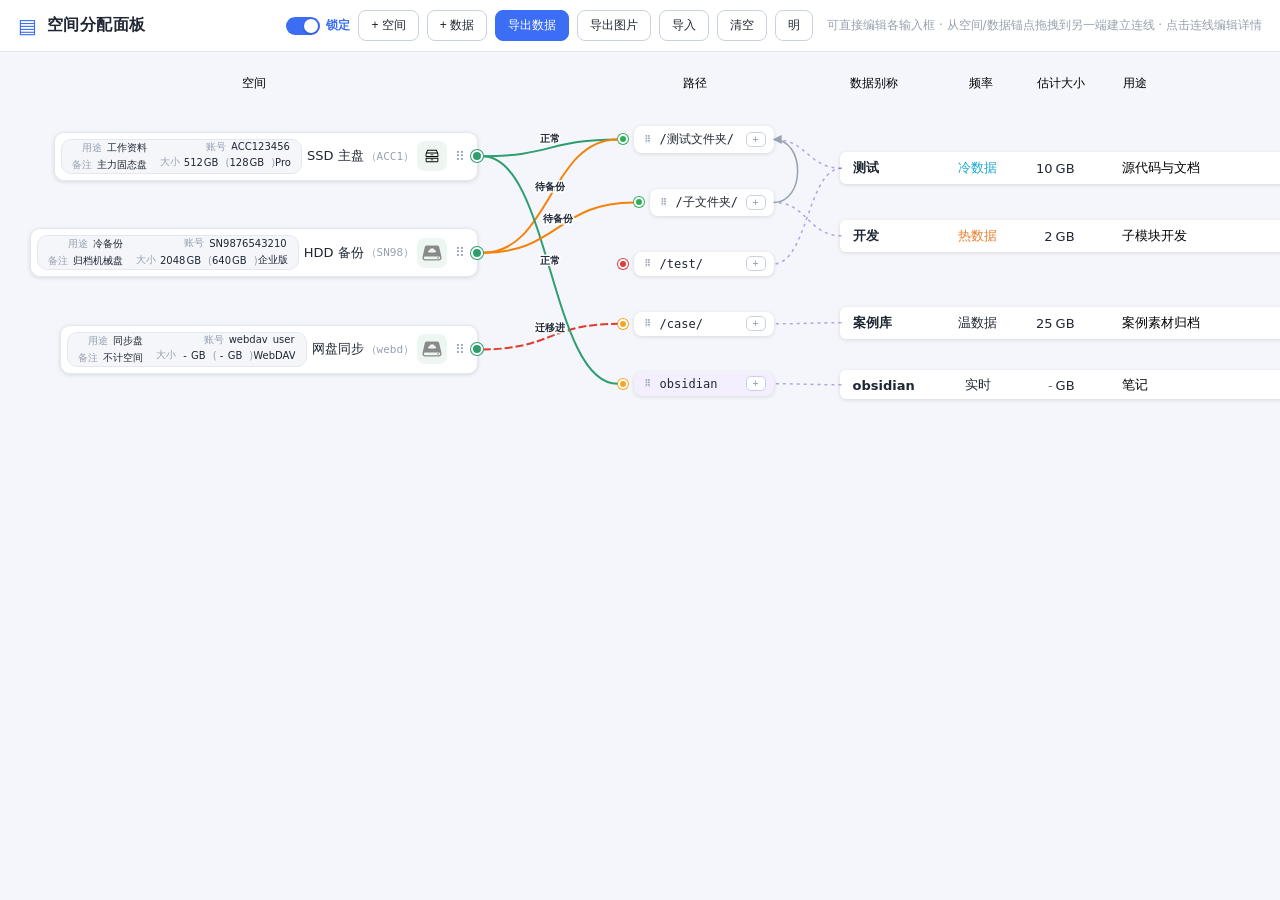
<file: index.html>
<!DOCTYPE html>
<html lang="zh-CN">
<head>
  <meta charset="UTF-8" />
  <meta name="viewport" content="width=device-width, initial-scale=1.0" />
  <title>空间分配面板</title>
  <link rel="stylesheet" href="css/base.css?v=121" />
  <link rel="stylesheet" href="css/layout.css?v=119" />
  <link rel="stylesheet" href="css/space.css?v=119" />
  <link rel="stylesheet" href="css/lanes.css?v=127" />
  <link rel="stylesheet" href="css/data.css?v=121" />
  <link rel="stylesheet" href="css/connections.css?v=119" />
  <link rel="stylesheet" href="css/overlays.css?v=120" />
</head>
<body>
  <header class="topbar">
    <div class="title">
      <span class="logo">▤</span>
      <h1>空间分配面板</h1>
    </div>
    <div class="toolbar">
      <label class="lock-switch" id="lock-switch" title="锁定：双击编辑 / 单击复制　·　解锁：单击编辑 / 不复制">
        <input type="checkbox" id="btn-lock" checked />
        <span class="lock-track"><span class="lock-thumb"></span></span>
        <span class="lock-label" id="lock-label">锁定</span>
      </label>
      <button id="btn-add-space" class="btn">+ 空间</button>
      <button id="btn-add-data" class="btn">+ 数据</button>
      <button id="btn-export" class="btn btn-primary">导出数据</button>
      <button id="btn-export-img" class="btn">导出图片</button>
      <button id="btn-import" class="btn">导入</button>
      <button id="btn-clear" class="btn">清空</button>
      <input type="file" id="file-import" accept="application/json" hidden />
      <button id="btn-theme" class="btn" title="切换明/暗主题">明</button>
      <span class="hint">可直接编辑各输入框 · 从空间/数据锚点拖拽到另一端建立连线 · 点击连线编辑详情</span>
    </div>
  </header>

  <main class="panel-scroll">
    <div class="panel" id="panel">
    <svg class="link-layer" id="link-layer" xmlns="http://www.w3.org/2000/svg"></svg>

    <section class="group group-left">
      <div class="group-body" id="left-body"></div>
    </section>

    <section class="group group-right">
      <div class="group-body" id="right-body"></div>
    </section>
  </div>
  </main>

  <script src="js/snapdom.js?v=1"></script>
  <script src="js/state.js?v=121"></script>
  <script src="js/utils.js?v=126"></script>
  <script src="js/render.js?v=147"></script>
  <script src="js/connections.js?v=123"></script>
  <script src="js/data-ops.js?v=137"></script>
  <script src="js/events.js?v=159"></script>
  <script src="js/main.js?v=120"></script>
</body>
</html>
</file>
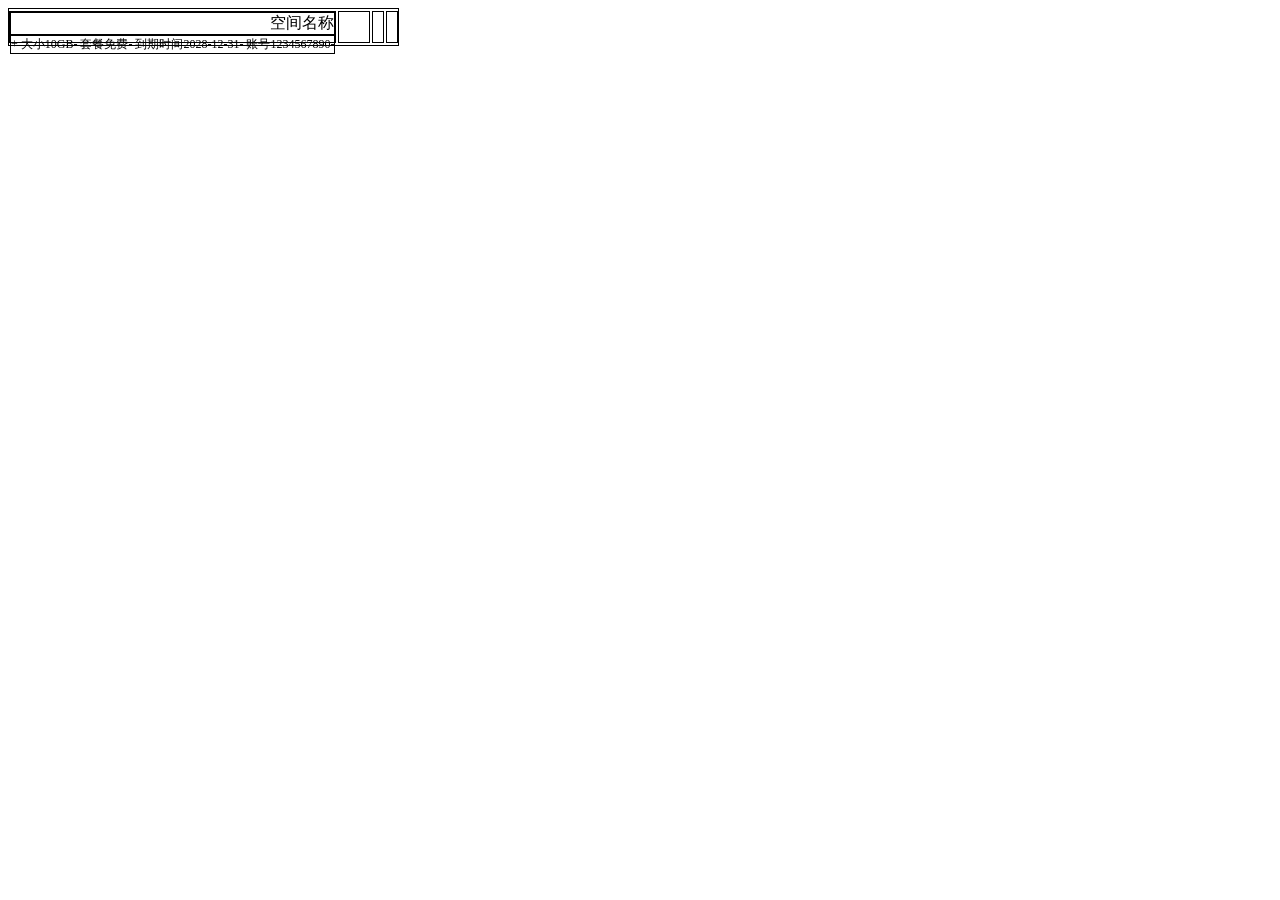
<file: layout.html>
<!DOCTYPE html>
<html lang="zh-CN">
<head>
    <meta charset="UTF-8">
    <meta name="viewport" content="width=device-width, initial-scale=1.0">
    <title>新的[空间]布局示意（未启用）</title>
    <style>
        div {
            border: 1px solid black;
        }
    </style>
</head>
<body>
    <!-- 本文档只示意各个元素的相对位置，不含实际内容、样式、绝对位置 -->
    <div class="space-box" style="width: fit-content; height: 36px; position: relative; display: flex; gap:2px; justify-content: space-between; align-items: center;">
        <div class="space-meta" style="height: 30px; position: relative; flex: 1; text-align: right;">
            <div class="sapce-name" style="font-size: 16px;">空间名称</div>
            <div class="space-info" style="font-size: 12px;">
                <span>+</span>
                <span>大小<span>10</span><span>GB</span><span>-</span></span>
                <span>套餐<span>免费</span><span>-</span></span>
                <span>到期时间<span>2028-12-31</span><span>-</span></span>
                <span>账号<span>1234567890</span><span>-</span>

            </div>
        </div>
        <div class="space-icon" style="width: 30px; height: 30px; position: relative; ">
            <!-- 空间图标 -->
        </div>
        <div class="grip" style="width: 10px; height: 30px; position: relative;">
            <!-- 拖拽手柄 -->
        </div>
        <div class="space-anchor" style="width: 10px; height: 30px; position: relative;">
            <!-- 空间锚点 -->
        </div>
    </div>
</body>
</html>
</file>
<file: css/base.css>
:root {
  --bg: #f4f6fb;
  --panel-bg: #ffffff;
  --ink: #1f2733;
  --ink-soft: #5b6675;
  --ink-faint: #97a1b0;
  --line: #e3e8f0;
  --line-strong: #c9d2e0;
  --brand: #3b6ef5;
  --brand-soft: #eaf0ff;
  --space: #2f9e6f;
  --data: #6b54d6;
  --normal: #2f9e6f;
  --pending: #f5820a;
  --move-out: #9aa4b2;
  --move-in: #e23b2e;
  --shadow: 0 2px 10px rgba(28, 40, 70, .08);
  --shadow-lg: 0 8px 30px rgba(28, 40, 70, .18);
  --radius: 12px;
}

* { box-sizing: border-box; }

html, body {
  margin: 0;
  height: 100%;
  background: var(--bg);
  color: var(--ink);
  font-family: "Segoe UI", "PingFang SC", "Microsoft YaHei", system-ui, sans-serif;
  font-size: 13px;
}
body { display: flex; flex-direction: column; }

/* ---------- 顶栏 ---------- */
.topbar {
  display: flex;
  align-items: center;
  justify-content: space-between;
  padding: 10px 18px;
  background: var(--panel-bg);
  border-bottom: 1px solid var(--line);
  flex-wrap: wrap;
  gap: 8px;
}
.title { display: flex; align-items: center; gap: 10px; }
.title .logo { color: var(--brand); font-size: 20px; }
.title h1 { font-size: 16px; margin: 0; letter-spacing: .5px; }
.toolbar { display: flex; align-items: center; gap: 8px; flex-wrap: wrap; }
.hint { color: var(--ink-faint); font-size: 12px; margin-left: 6px; }

.btn {
  border: 1px solid var(--line-strong);
  background: #fff;
  color: var(--ink);
  padding: 6px 12px;
  border-radius: 8px;
  cursor: pointer;
  font-size: 12px;
  transition: .15s;
}
.btn:hover { border-color: var(--brand); color: var(--brand); }
.btn-primary { background: var(--brand); border-color: var(--brand); color: #fff; }
.btn-primary:hover { background: #2f5fe0; color: #fff; }
.btn-danger { color: var(--move-out); border-color: #fb4838; }
.btn-danger:hover { background: var(--move-out); color: #fff; border-color: var(--move-out); }

/* ---------- 锁定开关 ---------- */
.lock-switch { display: inline-flex; align-items: center; gap: 6px; cursor: pointer; user-select: none; font-size: 12px; color: var(--ink-soft); }
.lock-switch input { display: none; }
.lock-track { position: relative; width: 34px; height: 18px; border-radius: 999px; background: var(--line-strong); transition: background .15s; flex: none; }
.lock-thumb { position: absolute; top: 2px; left: 2px; width: 14px; height: 14px; border-radius: 50%; background: #fff; box-shadow: 0 1px 3px rgba(0,0,0,.25); transition: left .15s; }
.lock-switch input:checked + .lock-track { background: var(--brand); }
.lock-switch input:checked + .lock-track .lock-thumb { left: 18px; }
.lock-label { min-width: 24px; }
.lock-switch input:checked ~ .lock-label { color: var(--brand); font-weight: 600; }
html.dark .lock-thumb { background: #e6eaf2; }

/* ============================================================
 * 暗色主题（在 <html> 上加 .dark：变量需挂在 html 上，
 * 否则 html 自身背景仍走浅色变量）
 * ============================================================ */
html.dark {
  --bg: #15181e;
  --panel-bg: #1d212a;
  --ink: #e6e9ef;
  --ink-soft: #aab2c0;
  --ink-faint: #707888;
  --line: #2a2f3a;
  --line-strong: #3a4150;
  --brand: #6ea0ff;
  --brand-soft: #1c2a47;
  --shadow: 0 2px 10px rgba(0, 0, 0, .45);
  --shadow-lg: 0 8px 30px rgba(0, 0, 0, .6);
}

/* 主要表面：按钮 / 卡片 / 面板 */
html.dark .btn:not(.btn-primary):not(.btn-danger) { background: #232833; }
html.dark .rec-frame { background: #20242d; }
html.dark .path-node { background: #20242d; }
html.dark .path-node.is-app,
html.dark .path-node.is-leaf { background: #2c2742; }
html.dark .path-node:hover { background: #262b36; }
html.dark .path-node .path-input:focus,
html.dark .path-node.is-leaf .path-input:focus { background: #2a2f3a; border-color: var(--brand); }
html.dark .alias-node .inline-edit:focus { background: #2a2f3a; }
html.dark .row[data-space-row] { background: #20242d; border-color: var(--line-strong); }
html.dark .space-info { background: #232833; border-color: var(--line-strong); }
html.dark .space-icon { background: #2a2f3a; }

/* 数据单元格 / 增删小按钮 */
html.dark .data-cell:hover { background: #242a34; }
html.dark .data-del { background: #2a2f3a; }
html.dark .path-add-sib,
html.dark .rec-add-sib,
html.dark .path-app-btn { background: #2a2f3a; color: var(--ink-soft); }
html.dark .path-add-sib:hover,
html.dark .rec-add-sib:hover { background: var(--brand-soft); color: var(--brand); }
html.dark .path-add-sub:hover,
html.dark .path-add:hover { background: #2c3340; }
html.dark .reorder-ghost { background: #2a2f3a; }

/* 浮层：右键菜单 / 图标菜单 / 下拉 / 连线编辑 */
html.dark .ctx-menu { background: #232833; }
html.dark .ctx-item:hover { background: #2c3340; }
html.dark .ctx-item.active { background: #1c2a47; }
html.dark .ctx-item.danger:hover,
html.dark .ctx-item.armed { background: #3a2326; }
html.dark .icon-cell:hover { background: #2c3340; }
html.dark .icon-cell.active { background: #1c2a47; }
html.dark .icon-add:hover { background: #1c2a47; }
html.dark .dd { background: #232833; }
html.dark .conn-editor { background: #232833; }
html.dark .conn-editor .ce-row select,
html.dark .conn-editor .ce-row input { background: #2a2f3a; }

/* 写死的黑色列头文字 → 暗色 */
html.dark .col-head-cell { color: var(--ink-soft); }

/* 白色描边 / 连线标签在暗色下改为暗色 */
html.dark .data-anchor { border-color: var(--panel-bg); }
html.dark .space-anchor { border-color: var(--panel-bg); }
html.dark .link-label { fill: var(--ink); stroke: var(--bg); }

/* 列头文字（写死 black）→ 暗色 */
html.dark .lane-head { color: var(--ink-soft); }

/* 输入框 / 多行文本 通用白底 → 暗色 */
html.dark input.inline-edit,
html.dark textarea.inline-edit { background: #20242d; color: var(--ink); }
html.dark .path-tools { background: #232833; }
html.dark .path-parent-sel { background: #2a2f3a; color: var(--ink); }
</file>
<file: css/layout.css>
/* ---------- 面板 ---------- */
.panel-scroll {
  flex: 1 1 auto;
  overflow: auto;
  min-height: 0;
}
.panel {
  position: relative;
  display: flex;
  gap: 0;
  padding: 18px;
  width: max-content;
  margin: 0 auto;   /* 画布窗口水平居中；内容超出视口时 auto 外边距归零并允许横向滚动 */
  align-items: flex-start;
}

.group {
  border-radius: var(--radius);
  display: flex;
  flex-direction: column;
  overflow: hidden;
}
.group-left { flex: 0 0 auto; }
.group-right { flex: 0 0 auto; margin-left: 120px; }

.group-body { display: flex; flex-direction: column; flex: 1 1 auto; }
/* 列头样式统一为右列（lane-head）风格：无背景、26px、细实线下边框、淡色文字 */
.col-head-row { display: flex; }
.col-head-cell {
  height: 26px;
  display: flex; align-items: center; justify-content: center;
  padding: 0 10px;
  font-size: 12px;
  /* color: var(--ink-faint); */
  color: black;
  white-space: nowrap;
  width: 100%;
}
/* 列头/泳道头对齐方式 */
.align-right  { text-align: right;  justify-content: flex-end; }
.align-center { text-align: center; justify-content: center; }
.align-left   { text-align: left;   justify-content: flex-start; padding-left: 8px; }

.rows {
  flex: 0 0 auto;
  display: flex;
  flex-direction: column;
  justify-content: space-around;
  gap: 4px;   /* 相邻「空间信息-空间」条目之间的最小间距 */
  padding: 14px 12px;
}

/* 合并后的“空间”列：行即单列；内部“空间信息 + 空间节点”保持并排布局，右对齐、宽度自适应（不设固定宽度） */
.subcol-path { flex: 0 0 auto; width: max-content; }
.subcol-alias { flex: 0 0 auto; width: max-content; }
.subcol-freq { flex: 0 0 auto; width: max-content; }
.subcol-size { flex: 0 0 auto; width: max-content; }
.subcol-purpose { flex: 0 0 auto; width: 200px; justify-content: flex-start; }
.subcol-structure { flex: 0 0 auto; width: max-content; }

.row { display: flex; align-items: stretch; }
.row > .cell { flex: 0 0 auto; }
.row > .cell:last-child { border-right: none; }
.cell.subcol-structure { flex: 0 0 auto; }
/* 空间行作为卡片：背景 / 阴影 / 边框移到 row，而非 space-node；
   行即单列，内部“空间信息 + 空间节点”并排、右对齐、宽度自适应（不设固定宽度） */
.row[data-space-row] {
  background: var(--panel-bg);
  border: 1px solid var(--line);
  border-radius: 10px;
  box-shadow: 0 1px 4px rgba(0, 0, 0, 0.12);
  padding: 6px;
  display: flex;
  align-items: center;
  justify-content: flex-end;
  gap: 0;
  width: max-content;
  align-self: flex-end;
}
</file>
<file: css/space.css>
/* ---------- 空间信息 ---------- */
/* 停用：空间节点与空间信息一起置灰 */
.row[data-space-row].is-disabled .space-node,
.row[data-space-row].is-disabled .space-info { opacity: .45; filter: grayscale(1); }
.space-info {
  text-align: right;
  display: flex;
  flex-direction: row;
  justify-content: flex-end;
  align-items: flex-start;
  gap: 12px;
  padding: 0 10px;
  font-size: 10px;   /* 整体字号减小 2 号（原约 12px） */
  border: 1px solid var(--line);
  background: #f4f6fa;
  border-radius: 10px;
  transition: .15s;
}
.si-col { display: flex; flex-direction: column; gap: 1px; align-items: flex-end; }   /* 空间信息两列布局 */
.space-info:hover { background: #eef1f6; }
.si-account { font-weight: 600; color: var(--ink); }
.si-field { display: flex; align-items: center; gap: 4px; }
.si-field .inline-edit { flex: 0 1 auto; min-width: 10px; max-width: 200px; width: auto; field-sizing: content; padding: 0; }
.si-label { flex: 0 0 auto; color: var(--ink-faint); font-size: 10px; }
.si-combo { display: inline-flex; align-items: center; gap: 0; font-size: 10px; color: var(--ink-soft); }
.si-combo .brk { color: var(--ink-faint); }
.si-combo input.si-pill { width: auto; min-width: 10px; field-sizing: content; text-align: center; padding: 1px 0; border-left: none; border-right: none; }
.si-combo input.si-unit { width: auto; min-width: 10px; field-sizing: content; text-align: center; padding: 1px 0; border-left: none; border-right: none; }
.si-combo .dd-unit { padding: 1px 0; }   /* 单位下拉与相邻 pill 垂直对齐 */
.si-purpose { color: var(--ink-soft); }
.si-remark { color: var(--ink-faint); font-size: 10px; font-style: italic; }
.si-exclude { display: flex; align-items: center; gap: 4px; font-size: 10px; color: var(--ink-soft); cursor: pointer; }
.si-exclude input { width: 14px; height: 14px; }
/* ---------- 空间节点 ---------- */
/* 背景 / 阴影 / 边框已移至 .row[data-space-row]（整行卡片）；此处仅保留布局与交互 */
.space-node {
  display: flex;
  align-items: center;
  padding: 2px 4px;
  position: relative;
  transition: .15s;
  cursor: pointer;
}
.space-icon {
  width: 30px; height: 30px;
  flex: 0 0 30px;
  margin-left: 2px;
  margin-right: 6px;
  border-radius: 8px;
  background: #eef6f1;
  display: flex; align-items: center; justify-content: center;
  overflow: hidden;
  cursor: pointer;
  position: relative;
}
.space-icon svg { width: 20px; height: 20px; }
.space-icon img { width: 100%; height: 100%; object-fit: cover; }
.space-meta { display: flex; flex-direction: row; align-items: center; gap: 0; min-width: 0; }
.space-name { font-weight: 600; flex: 0 1 auto; min-width: 0; }
.space-id { flex: 0 0 auto; font-size: 11px; padding: 0 1px; color: var(--ink-faint); font-family: ui-monospace, monospace; }
.space-anchor {
  position: absolute;
  right: -12px; top: 50%;
  transform: translateY(-50%);
  width: 12px; height: 12px;
  border-radius: 50%;
  background: var(--space);
  border: 2px solid #fff;
  box-shadow: 0 0 0 1px var(--space);
  cursor: crosshair;
  z-index: 3;
}
.space-anchor:hover { transform: translateY(-50%) scale(1.3); }
</file>
<file: css/lanes.css>
/* ---------- 自由泳道图（右栏） ---------- */
.right-canvas { display: flex; align-items: flex-start; position: relative; }
.lane {
  position: relative;
  flex: 0 0 auto;
  padding: 0 6px;
}
.lane:last-child { border-right: none; }
/* 所有列自适应宽度（按内容最宽者撑开，而非固定像素）；路径列额外由 JS 预留 hover 后最宽宽度 */
.lane-path { flex: 0 0 auto; width: max-content; min-width: 0; }
.lane-alias { flex: 0 0 auto; width: max-content; margin-left: 56px; } /* 路径与数据别称之间留一列空白 */
.lane-freq { flex: 0 0 auto; width: max-content; }
.lane-size { flex: 0 0 auto; width: max-content; }
.lane-purpose { flex: 0 0 auto; width: max-content; }   /* 列宽贴合内容：textarea(200) + 两个徽标 + gap + 列内 padding，不写死 200 以免裁掉徽标 */
.lane-structure { flex: 0 0 auto; width: max-content; }
/* 各列水平对齐（仅水平方向，不改动垂直布局） */
.lane-path .path-node { width: 100%; }                       /* 路径：铺满列（含 hover 后宽度） */
.lane-alias .attr-node { text-align: left; }                 /* 数据别称：左对齐 */
/* 每条记录“数据别称/频率/估计大小/用途”四个单元格的整体外框（由 JS 在定位后绘制）：白底 + 阴影，无边框 */
.rec-frame {
  position: absolute;
  background: rgb(255, 255, 255);
  border-radius: 6px;
  box-shadow: 0 1px 4px rgba(0, 0, 0, 0.12);
  pointer-events: none;
  transition: background .15s, box-shadow .15s;
}
/* 弱化：hover 时非关联记录的白卡背景与阴影淡出，露出底色 */
.rec-frame.faded { background: transparent; box-shadow: none; }
.lane-freq .dd { justify-content: center; }                  /* 频率：水平居中 */
.lane-freq .dd .dd-val { text-align: center; }
/* 频率按值着色：冷数据=冰蓝，热数据=暖橙 */
.lane-freq .dd[data-freq="冷数据"] .dd-val { color: #1ba6d4; }
.lane-freq .dd[data-freq="热数据"] .dd-val { color: #ef7d2e; }
.lane-purpose textarea.inline-edit { text-align: left; }    /* 用途：左对齐 */
.lane-size .attr-node { text-align: right; }                  /* 估计大小：右对齐 */
.lane-size .size-row { justify-content: flex-end; }           /* 数值+单位整体靠右（列被拉宽时仍右对齐） */
/* 用途列：限宽 200px 并自动换行 */
.lane-purpose .attr-node { width: 100%; }
.lane-purpose textarea.inline-edit {
  flex: 1 1 200px; width: auto; min-width: 0; max-width: none;   /* 填满列（默认基宽 200px），拖拽调列宽时跟随伸缩 */
  min-height: 1.8em; resize: none; box-sizing: border-box; field-sizing: content;  /* 高度随内容自动增长（不再钉死成默认 ~2 行）；宽度由 flex 基宽 200px 控制，不横向自适应 */
  white-space: pre-wrap; overflow-wrap: anywhere; word-break: break-word;
  line-height: 1.4;
}
.lane-head {
  height: 26px; display: flex; align-items: center; justify-content: center;
  font-size: 12px; color: black;
  margin-bottom: 8px; position: relative;
}
/* 泳道头对齐（覆盖 lane-head 默认的居中，确保左/右对齐生效） */
.lane-head.align-right  { justify-content: flex-end; }
.lane-head.align-center { justify-content: center; }
.lane-head.align-left   { justify-content: flex-start; }
/* 路径泳道头左缘的“左右分组间距”拖拽手柄：默认隐藏，鼠标靠近（lane-head hover）显示 */
.lane-move {
  position: absolute; left: 2px; top: 50%; transform: translateY(-50%);
  cursor: ew-resize; color: var(--ink-faint);
  opacity: 0; font-size: 13px; line-height: 1; user-select: none; touch-action: none;
}
.lane-head:hover .lane-move { opacity: 1; }
.lane-move:active,
.lane-move.dragging { opacity: 1; color: var(--brand); }
.path-stack { display: flex; flex-direction: column; gap: 14px; position: relative; padding-left: 18px; }
.attr-stack { position: relative; }
/* 数据排序手柄：位于路径列左侧留白处、与路径节点同高（top 由 JS 设置） */
.grip-float { position: absolute; left: 0; top: 0; }
.attr-node {
  position: absolute; left: 0; right: 0;
  transform: translateY(-50%);
}
.alias-node {
  display: flex; align-items: center; gap: 4px;
  background: transparent; border-radius: 8px;
  padding: 3px 8px;
}
.alias-node .inline-edit {
  padding: 1px 2px;
  font-weight: 600;
}
.alias-node .inline-edit:focus { border-color: var(--brand); background: #fff; }

/* 长按拖动排序手柄与预览 */
.grip { cursor: grab; color: var(--ink-faint); user-select: none; font-size: 13px; line-height: 1; padding: 0 2px; align-self: center; touch-action: none; }
.space-node .grip { margin-left: auto; }   /* 在节点内右对齐 */
.grip:hover { color: var(--brand); }
.grip:active { cursor: grabbing; }
.reorder-ghost { opacity: .9; background: #fff; border: 1px solid var(--brand); border-radius: 8px; box-shadow: var(--shadow-lg); }
.reordering { opacity: .3; }
/* 拖拽时的流内落点占位框：插入文档流，把后续元素挤开，清晰显示最终落点 */
.reorder-gap {
  box-sizing: border-box; width: 100%; margin: 2px 0;
  border: 2px dashed var(--brand); background: rgba(99, 102, 241, 0.14);
  border-radius: 8px; display: flex; align-items: center; justify-content: center;
  color: var(--brand); font-size: 12px; font-weight: 600; letter-spacing: .5px;
  pointer-events: none;
}
/* 被拖拽的原始元素：拖拽期间置灰，与跟随光标的浮影区分 */
.dragging-ghost { opacity: .3; }

/* 强调 / 弱化（路径节点与聚合属性节点） */
.path-node.faded, .attr-node.faded { opacity: .25; filter: saturate(.4); }
.path-node.active { outline: 2px solid var(--brand); outline-offset: 2px; }
.attr-node.active { outline: 2px solid var(--brand); outline-offset: 2px; border-radius: 8px; }

/* 泳道间“新增自定义属性”插入符：默认隐藏，hover 显示 + */
.lane-inserter {
  flex: 0 0 auto; width: 18px; align-self: stretch;
  position: relative;
  display: flex; flex-direction: column; align-items: center;
}
.inserter-head {
  height: 26px; display: flex; align-items: center; justify-content: center;
  margin-bottom: 8px;
}
.inserter-add {
  border: none; background: transparent; cursor: pointer;
  width: 18px; height: 18px; border-radius: 50%;
  font-size: 16px; line-height: 1; color: var(--brand);
  display: flex; align-items: center; justify-content: center;
  opacity: 0; transition: opacity .12s, background .12s;
}
.lane-inserter:hover .inserter-add { opacity: 1; }
.inserter-add:hover { background: rgba(99, 102, 241, .14); }
/* 用户自定义属性列 */
.lane-custom .attr-node { text-align: left; }
.custom-attr-head { width: 100%; }
.custom-attr-name {
  border-color: transparent; background: transparent; padding: 1px 4px;
  font-weight: 600; text-align: center; max-width: 160px;
}
.custom-attr-name:focus { border-color: var(--brand); background: #fff; }
/* 自定义属性列对齐（列头与值单元格统一） */
/* 列头容器跟随泳道对齐（覆盖 .lane-head 默认的居中 justify-content） */
.lane-custom.align-left .custom-attr-head { justify-content: flex-start; }
.lane-custom.align-center .custom-attr-head { justify-content: center; }
.lane-custom.align-right .custom-attr-head { justify-content: flex-end; }
/* 值单元格输入框铺满，text-align 才表示内容对齐而非占位宽度 */
.lane-custom .attr-node .inline-edit { width: 100%; box-sizing: border-box; }
.lane-custom.align-left .custom-attr-name,
.lane-custom.align-left .attr-node .inline-edit { text-align: left; }
.lane-custom.align-center .custom-attr-name,
.lane-custom.align-center .attr-node .inline-edit { text-align: center; }
.lane-custom.align-right .custom-attr-name,
.lane-custom.align-right .attr-node .inline-edit { text-align: right; }
/* 列宽调整控件：位于 + 号下方，按住左右拖动调整其左侧列宽（光标为水平调整） */
.inserter-resize {
  position: absolute; left: 0; right: 0; top: 34px; bottom: 0;
  cursor: col-resize; z-index: 6;
}
.inserter-resize::before {
  content: ''; position: absolute; left: 50%; top: 50%; transform: translate(-50%, -50%);
  width: 3px; height: 30px; border-radius: 3px;
  background: var(--brand); opacity: 0; transition: opacity .1s;
}
.inserter-resize:hover::before, .inserter-resize.dragging::before { opacity: .6; }
/* 仅含宽度控件的插入符（如 用途↔结构 之间）：无 +，拖拽区从顶部开始 */
.lane-inserter.resize-only .inserter-resize { top: 0; }
</file>
<file: css/data.css>
/* ---------- 数据行 ---------- */
.data-cell {
  min-height: 64px;
  display: flex;
  flex-direction: column;
  justify-content: center;
  gap: 6px;
  padding: 6px 8px;
  border: 1px solid transparent;
  border-radius: 10px;
  position: relative;
  transition: .15s;
}
.data-cell:hover { border-color: var(--line); background: #fcfdff; }
.data-anchor {
  position: absolute;
  left: 14px; top: 50%;
  transform: translateY(-50%);
  width: 12px; height: 12px;
  border-radius: 50%;
  background: var(--data);
  border: 2px solid #fff;
  box-shadow: 0 0 0 1px var(--data);
  cursor: crosshair;
  z-index: 3;
}
.data-anchor:hover { transform: translateY(-50%) scale(1.3); }

.cell-text { color: var(--ink); line-height: 1.5; }
.cell-faint { color: var(--ink-faint); }

.path-wrap {
  display: flex;
  flex-direction: column;
  gap: 4px;
}
.path-list {
  position: relative;
  display: flex;
  flex-direction: column;
  gap: 8px;
  padding-left: 14px;
}
.data-tools {
  display: inline-flex;
  align-items: center;
  flex-wrap: wrap;
  gap: 6px;
  margin-left: 14px;
}
.data-del {
  cursor: pointer;
  color: var(--move-out);
  font-size: 11px;
}
.data-del:hover { text-decoration: underline; }
.path-node {
  position: relative;
  display: flex;
  align-items: center;
  gap: 4px;
  padding: 3px 8px;
  border-radius: 8px;
  background: #fff;
  box-shadow: 0 1px 4px rgba(0, 0, 0, 0.12);
  font-family: ui-monospace, "Cascadia Code", monospace;
  font-size: 12px;
  cursor: default;
  transition: .15s;
}
.path-node .path-input {
  flex: 0 1 auto;
  min-width: 18px;
  width: auto;
  padding: 1px 2px;
  font: inherit;
}
.path-node .path-input:focus { border-color: var(--brand); background: #fff; }
.path-node.is-app { background: #f3effe; }
/* 叶子路径（无斜杠）：obsidian 式背景，与 is-app 同为 #f3effe */
.path-node.is-leaf { background: #f3effe; }
.path-node.is-leaf .path-input:focus { background: #fff; border-color: var(--brand); }
.path-node.is-sub { margin-left: 16px; width: calc(100% - 16px); }  /* 缩进仅发生在左侧，右缘与父节点对齐 */
.path-prefix { display: none; color: var(--ink-faint); margin-right: 1px; font: inherit; }
.path-node.is-sub:hover .path-prefix { display: inline; }
/* 进入编辑态（editing）：输入框已切换为完整路径，隐藏父级前缀，避免重复显示 */
.path-node.editing .path-prefix { display: none !important; }
.path-node:hover { background: #f6f8ff; }
.path-anchor {
  position: absolute; left: -16px; top: 50%; transform: translateY(-50%);
  width: 10px; height: 10px; border-radius: 50%;
  background: var(--data); border: 2px solid #fff; box-shadow: 0 0 0 1px var(--data);
  cursor: crosshair; flex: 0 0 auto;
}
.path-anchor:hover { transform: translateY(-50%) scale(1.3); }
/* 路径锚点状态色：0 条=红，1 条=橙，2 条及以上=绿（基于路径及其全部上级与空间的累计连线数） */
.path-anchor.anchor-red { background: #e23b3b; box-shadow: 0 0 0 1px #e23b3b; }
.path-anchor.anchor-orange { background: #f5a623; box-shadow: 0 0 0 1px #f5a623; }
.path-anchor.anchor-green { background: #2fae57; box-shadow: 0 0 0 1px #2fae57; }
.path-add-sib {
  margin-left: auto;
  font-size: 10px; padding: 1px 6px; border-radius: 5px;
  border: 1px solid var(--line-strong); background: #fff; color: var(--ink-faint); cursor: pointer;
}
.path-add-sib:hover { background: var(--brand-soft); color: var(--brand); }
/* 用途列：保留基础 .attr-node 的绝对定位（JS 垂直居中），改为 left:0 + right:0 使其横向撑满整列，
   以便列宽可拖拽调整。子级数量徽标与“+”为普通 flex 子项（flex:0 0 auto）排在 textarea 右侧，
   textarea 以 flex:1 填满剩余宽度，列变宽时用途内容同步变宽。 */
.lane-purpose .attr-node { display: flex; align-items: center; gap: 6px; width: auto; left: 0; right: 0; }
.rec-add-sib {
  font-size: 10px; padding: 1px 6px; border-radius: 5px;
  border: 1px solid var(--line-strong); background: #fff; color: var(--ink-faint); cursor: pointer;
  flex: 0 0 auto;
}
.rec-add-sib:hover { background: var(--brand-soft); color: var(--brand); }
.row-del {
  position: absolute; top: 2px; right: 4px;
  cursor: pointer; color: var(--move-out); font-size: 12px; line-height: 1;
  opacity: 0; transition: .12s; z-index: 4;
}
.data-cell:hover .row-del { opacity: 1; }

/* 路径节点悬浮工具条：删除 / APP / 设为子文件夹 */
.path-tools {
  position: absolute;
  top: -12px; left: calc(100% + 6px);
  display: inline-flex;
  align-items: center;
  gap: 4px;
  background: #fff;
  border: 1px solid var(--line-strong);
  border-radius: 8px;
  padding: 2px 5px;
  box-shadow: var(--shadow);
  opacity: 0;
  pointer-events: none;
  transition: .12s;
  z-index: 6;
}
.path-node:hover .path-tools { opacity: 1; pointer-events: auto; }
.path-del {
  cursor: pointer;
  color: var(--move-out);
  font-size: 13px; line-height: 1;
}
.path-app-btn {
  font-size: 10px; padding: 1px 6px; border-radius: 5px;
  border: 1px solid var(--line-strong); background: #fff; color: var(--ink-faint); cursor: pointer;
}
.path-app-btn.on { background: var(--data); color: #fff; border-color: var(--data); }
.path-parent-sel {
  font-size: 10px; max-width: 96px;
  border: 1px solid var(--line-strong); border-radius: 5px; background: #fff; color: var(--ink);
}
.path-add-sub {
  font-size: 10px; padding: 1px 6px; border-radius: 5px;
  border: 1px solid #b9cdf7; background: var(--brand-soft); color: var(--brand); cursor: pointer;
}
.path-add-sub:hover { background: #dfe8ff; }
.path-add {
  align-self: flex-start;
  margin-top: 2px;
  font-size: 11px;
  color: var(--brand);
  background: var(--brand-soft);
  border: 1px dashed #b9cdf7;
  border-radius: 6px;
  padding: 1px 8px;
  cursor: pointer;
}
.path-add:hover { background: #dfe8ff; }

/* size cell */
.size-row { display: flex; align-items: center; gap: 1px; }
.size-row input { width: 56px; text-align: right; }
.size-row select { width: 56px; }
.size-row .dd-unit { width: 30px; }

/* ---------- 结构树 ---------- */
.struct-tree { display: flex; align-items: center; }
.struct-node {
  display: flex; align-items: center; gap: 6px;
  padding: 0 8px;
  border-radius: 8px;
  background: transparent;
  white-space: nowrap;
  position: relative;
}
/* 结构列：仅渲染“用途”根下的二级子节点（根是用途列里的用途 attr-node） */
.struct-tree .toggle {
  cursor: pointer; width: 14px; height: 14px;
  border-radius: 4px; border: 1px solid var(--line-strong);
  display: inline-flex; align-items: center; justify-content: center;
  font-size: 10px; color: var(--ink-soft); background: #f7f9fd;
}
.struct-tree .node-add {
  cursor: pointer; color: var(--brand); font-weight: 700;
  width: 14px; text-align: center;
}
/* 直接子级数量：小圆形徽标 */
.child-count {
  display: inline-flex; align-items: center; justify-content: center;
  min-width: 16px; height: 16px; padding: 0 5px;
  border-radius: 999px;
  background: var(--brand-soft, #e8f1ff); color: var(--brand, #0a84ff);
  font-size: 10px; font-weight: 700; line-height: 1;
  user-select: none;
}
/* 可单击折叠/展开的数字徽标（有子级时） */
.child-count[data-action="toggle"] { cursor: pointer; }
.child-count[data-action="toggle"]:hover { background: var(--brand, #0a84ff); color: #fff; }
.struct-children {
  display: flex; flex-direction: column; gap: 2px;
  margin-left: 16px;
}
.struct-children.collapsed { display: none; }

/* ---------- 编辑态 ---------- */
input.inline-edit, select.inline-edit {
  font: inherit;
  border: 1px solid var(--brand);
  border-radius: 6px;
  padding: 2px 0;
  outline: none;
  width: auto;
  min-width: 18px;
  max-width: 240px;
  field-sizing: content;
  background: #fff;
  color: var(--ink);
}
textarea.inline-edit {
  font: inherit; border: 1px solid var(--brand); border-radius: 6px;
  padding: 2px 6px; outline: none; width: auto; max-width: 320px; min-width: 120px;
  field-sizing: content; resize: vertical;
}

/* 只读/禁用（默认）：输入框呈纯文本外观；可编辑（双击后）显示边框 */
.inline-edit[readonly], .inline-edit:disabled {
  border-color: transparent;
  background: transparent;
  cursor: default;
  -webkit-appearance: none;
  appearance: none;
}
.inline-edit[readonly]:focus, .inline-edit:disabled:focus { outline: none; box-shadow: none; }
.inline-edit:disabled { color: var(--ink); opacity: 1; }
.inline-edit:not([readonly]):not(:disabled) { cursor: text; }
</file>
<file: css/connections.css>
/* ---------- 连线层 ---------- */
.link-layer {
  position: absolute;
  inset: 0;
  width: 100%;
  height: 100%;
  pointer-events: none;
  z-index: 2;
  overflow: visible;
}
.link {
  fill: none;
  stroke-width: 2;
  pointer-events: stroke;
  cursor: pointer;
  transition: stroke-width .12s;
}
.link:hover { stroke-width: 4; }
.link-normal { stroke: var(--normal); }                 /* 正常：绿色实线 */
.link-pending { stroke: var(--pending); }                 /* 待备份：橙色实线 */
.link-move-out { stroke: var(--move-out); stroke-dasharray: 2 4; }  /* 迁移出：灰色虚线 */
.link-move-in { stroke: var(--move-in); stroke-dasharray: 8 3; }    /* 迁移进：红色虚线 */
.link-temp { stroke: var(--brand); stroke-dasharray: 5 4; opacity: .8; }
.link-sub {
  stroke: var(--ink-faint);
  stroke-width: 1.5;
  fill: none;
  pointer-events: none;
}
/* 子→父连线箭头，颜色与连线一致 */
#arrow-sub path { fill: var(--ink-faint); }
.link-alias {
  fill: none;
  stroke: var(--data);
  stroke-width: 1.5;
  stroke-dasharray: 3 3;
  opacity: .55;
  pointer-events: none;
}
/* 数据 → 多条路径：连线形式（别名列扇出） */
.link-fan {
  fill: none;
  stroke: var(--data);
  stroke-width: 1.5;
  stroke-dasharray: 3 4;
  opacity: .5;
  pointer-events: none;
  transition: stroke-width .12s, opacity .12s;
}
/* 结构树：上下级节点之间的曲线连接 */
.link-struct {
  fill: none;
  stroke: var(--ink-faint);
  stroke-width: 1.5;
  stroke-dasharray: 3 4;
  opacity: .55;
  pointer-events: none;
}
/* 扇出连线分组：hover 时加粗高亮，提示可右击删除关联 */
.fan-group { cursor: pointer; }
.fan-group:hover .link-fan,
.fan-group.hover .link-fan { stroke-width: 3; opacity: 1; }
.link-label {
  font-size: 10px;
  fill: #1f2937;
  font-weight: 600;
  paint-order: stroke;
  stroke: #fff;
  stroke-width: 3px;
  pointer-events: none;
}
.link-label-bg { pointer-events: none; }
.link-hit { stroke: transparent; stroke-width: 14; fill: none; pointer-events: stroke; cursor: pointer; }
</file>
<file: css/overlays.css>
/* ---------- 强调 / 弱化 ---------- */
.row.faded { opacity: .25; filter: saturate(.4); }
.row.active { outline: 2px solid var(--brand); outline-offset: 2px; border-radius: 10px; }
.data-cell.active { border-color: var(--brand); }

/* ---------- 图标选择浮层 ---------- */
/* 右击上下文菜单 */
.ctx-menu {
  position: fixed; z-index: 220; min-width: 120px;
  background: #fff; border: 1px solid var(--line-strong); border-radius: 8px;
  box-shadow: var(--shadow-lg); padding: 4px; font-size: 13px;
}
.ctx-item { padding: 6px 12px; border-radius: 6px; cursor: pointer; }
.ctx-item:hover { background: #f1f3f9; }
.ctx-item.active { background: #eef2ff; color: var(--brand); font-weight: 600; }
.ctx-item.danger { color: red; }
.ctx-item.danger:hover { background: #fdecec; }
.ctx-item.armed { background: #fdecec; font-weight: 700; }   /* 删除二次确认态 */

/* 空间图标选择网格 */
.icon-menu { padding: 10px; min-width: 0; }
.icon-grid {
  display: grid; grid-template-columns: repeat(3, 40px); gap: 6px;
  max-height: 92px; overflow-y: auto;   /* 最多 6 格（2 行），超出滚动切换 */
}
.icon-cell {
  width: 40px; height: 40px; display: flex; align-items: center; justify-content: center;
  border-radius: 8px; cursor: pointer; border: 1px solid transparent;
}
.icon-cell:hover { background: #f1f3f9; }
.icon-cell.active { border-color: var(--brand); background: #eef2ff; }
.icon-cell svg, .icon-cell img { width: 28px; height: 28px; }
.icon-add {
  margin-top: 8px; padding: 6px; text-align: center;
  border: 1px dashed var(--line-strong); border-radius: 8px;
  cursor: pointer; font-size: 12px; color: var(--brand); user-select: none;
}
.icon-add:hover { background: #eef2ff; }

/* 内部轻提示（复制等） */
.app-toast {
  position: fixed; left: 50%; bottom: 32px; transform: translateX(-50%) translateY(10px);
  background: rgba(30, 34, 45, .92); color: #fff; padding: 8px 14px; border-radius: 8px;
  font-size: 13px; z-index: 300; opacity: 0; pointer-events: none; max-width: 80vw;
  white-space: nowrap; overflow: hidden; text-overflow: ellipsis;
  transition: opacity .2s, transform .2s;
}
.app-toast.show { opacity: 1; transform: translateX(-50%) translateY(0); }

/* 自定义下拉（频率 / 单位）：默认呈纯文本，hover 显示下拉箭头，双击弹出菜单 */
.dd {
  display: flex; align-items: center; justify-content: space-between;
  width: 100%; padding: 2px 0; border: 1px solid transparent; border-radius: 6px;
  cursor: default; user-select: none; font: inherit; color: var(--ink);
}
.dd .dd-val { overflow: hidden; text-overflow: ellipsis; white-space: nowrap; }
.dd::after { content: '▾'; color: var(--ink-faint); font-size: 10px; opacity: 0; margin-left: 1px; flex: none; }
.dd:hover::after { opacity: 1; }
.dd-unit { width: auto; min-width: 0; justify-content: flex-start; }

/* ---------- 弹窗 ---------- */
.modal-mask {
  position: fixed; inset: 0;
  background: rgba(20,28,45,.4);
  display: flex; align-items: center; justify-content: center;
  z-index: 50;
}
.modal-mask[hidden] { display: none; }
.modal {
  width: 380px;
  background: #fff;
  border-radius: 14px;
  box-shadow: var(--shadow-lg);
  overflow: hidden;
}
.modal-head {
  display: flex; justify-content: space-between; align-items: center;
  padding: 12px 16px; border-bottom: 1px solid var(--line);
  font-weight: 600;
}
.modal-close { border: none; background: none; font-size: 20px; cursor: pointer; color: var(--ink-faint); }
.modal-body { padding: 14px 16px; display: grid; grid-template-columns: 1fr 1fr; gap: 10px 12px; }
.modal-foot { padding: 12px 16px; border-top: 1px solid var(--line); display: flex; justify-content: space-between; }
.field { display: flex; flex-direction: column; gap: 3px; }
.field.full { grid-column: 1 / -1; }
.field label { font-size: 11px; color: var(--ink-faint); }
.field input, .field select {
  font: inherit; padding: 5px 8px; border: 1px solid var(--line-strong);
  border-radius: 7px; outline: none;
}
.field input:focus, .field select:focus { border-color: var(--brand); }

/* 子文件夹完整路径提示 */
.path-tip {
  position: fixed;
  z-index: 60;
  background: #1f2733;
  color: #fff;
  padding: 4px 8px;
  border-radius: 6px;
  font-size: 11px;
  font-family: ui-monospace, monospace;
  pointer-events: none;
  white-space: pre-line;
  box-shadow: var(--shadow-lg);
}

/* 连线编辑面板：hover 连线时浮出，置于连线最高点上方/最低点下方 20px */
.conn-editor {
  position: fixed;
  z-index: 70;
  background: #fff;
  color: var(--ink);
  border: 1px solid var(--brand);
  border-radius: 10px;
  padding: 8px 10px;
  box-shadow: var(--shadow-lg);
  font-size: 12px;
  width: 240px;
  pointer-events: auto;
}
.conn-editor .ce-head {
  font-weight: 600;
  color: var(--ink-soft);
  margin-bottom: 6px;
  padding-bottom: 4px;
  border-bottom: 1px solid var(--line);
}
.conn-editor .ce-row { display: flex; align-items: center; gap: 8px; margin: 4px 0; }
.conn-editor .ce-row label { flex: 0 0 72px; color: var(--ink-faint); }
.conn-editor .ce-row select,
.conn-editor .ce-row input {
  flex: 1 1 auto; width: auto; min-width: 18px; font: inherit;
  border: 1px solid var(--line-strong); border-radius: 6px; padding: 2px 6px;
  outline: none; background: #fff; color: var(--ink);
}
.conn-editor .ce-row select:focus,
.conn-editor .ce-row input:focus { border-color: var(--brand); }
/* hover 时隐藏默认状态文字，避免与面板重复 */
.conn.open .link-label { display: none; }
/* 当前连线加粗 */
.conn.active .link { stroke-width: 2.6; }
.conn.active .link { stroke-width: 2.6; }
/* 强调时，非直接连线弱化 */
.conn.faded { opacity: .2; filter: saturate(.4); }
.conn.faded .link { stroke: var(--ink-faint); }
</file>
